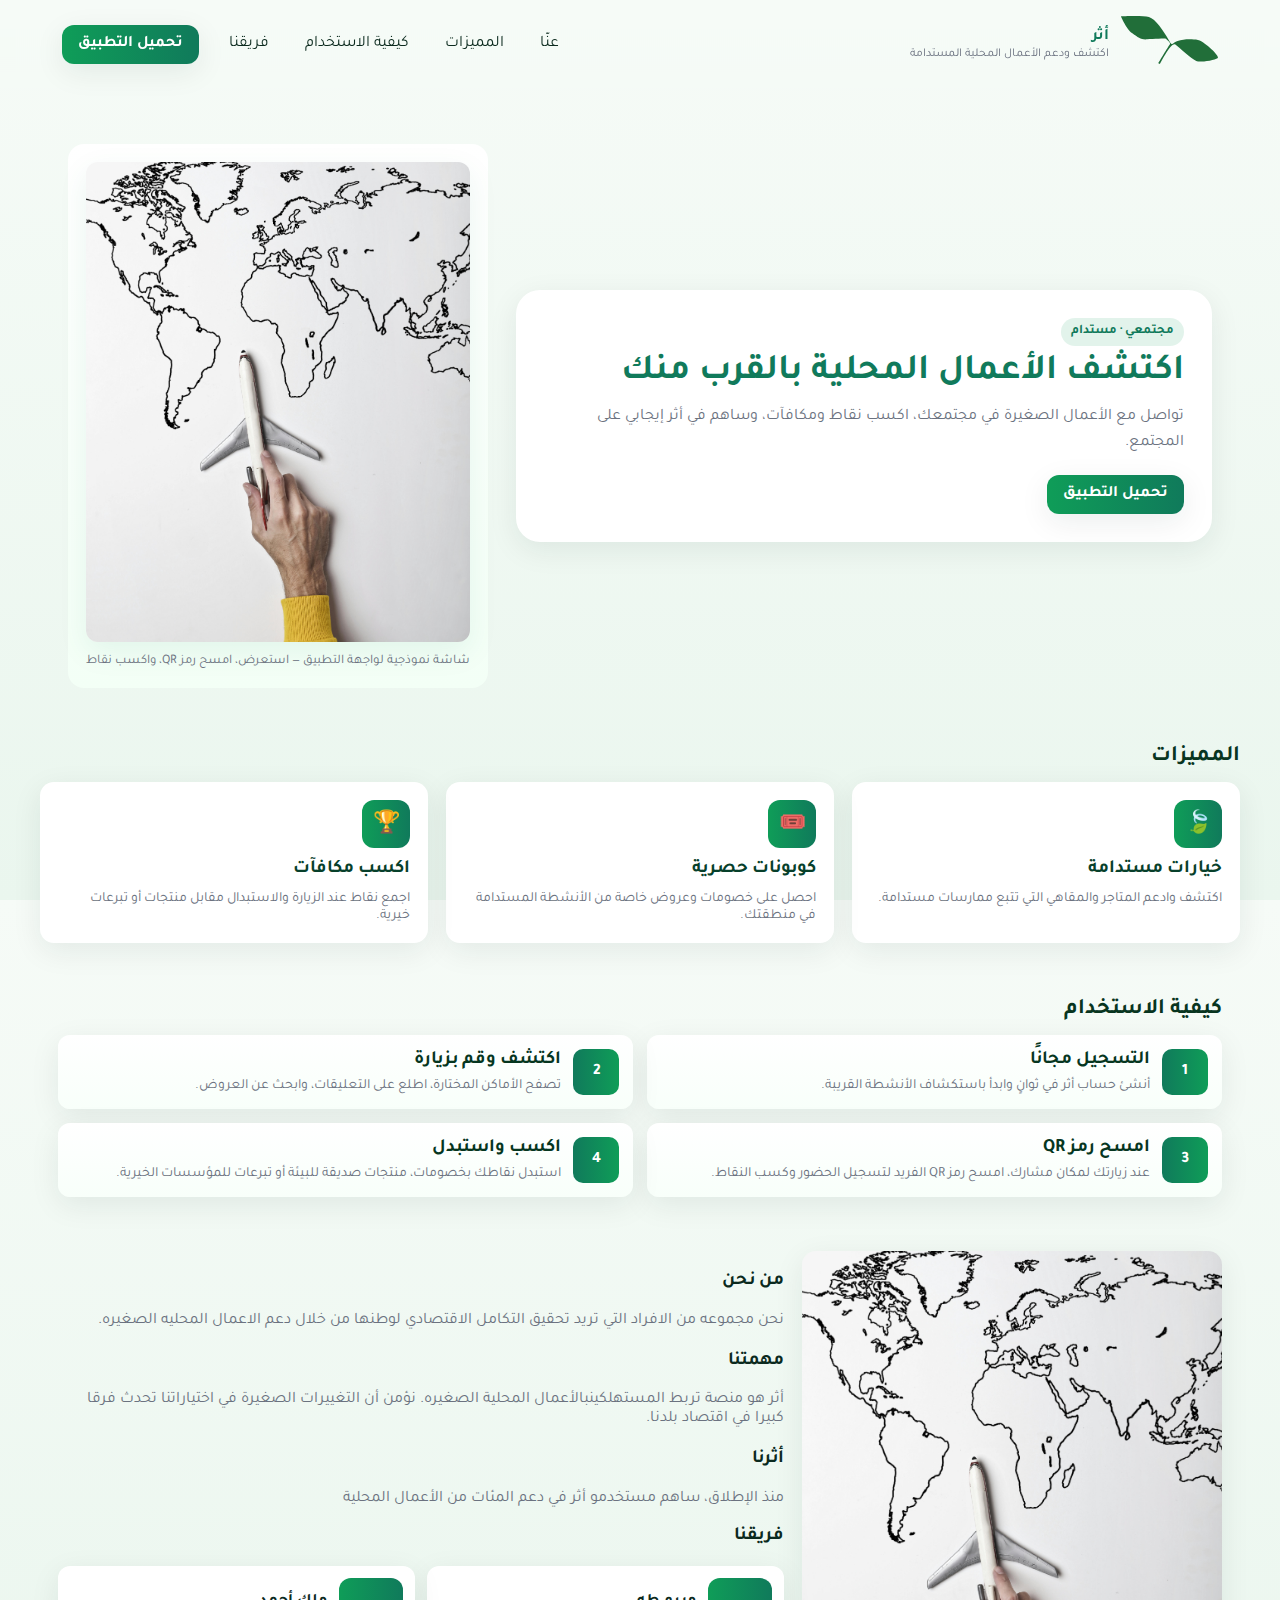
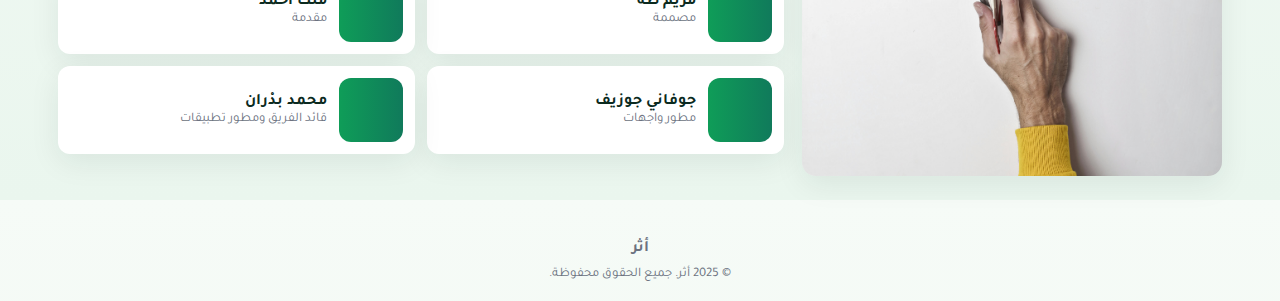
<file: index.html>
<!DOCTYPE html>
<html lang="ar" dir="rtl">
<head>
  <meta charset="utf-8" />
  <meta name="viewport" content="width=device-width, initial-scale=1" />
  <title>أثر — اكتشف الأعمال المحلية المستدامة</title>
  <link rel="icon" href="leaf-logo.svg" type="image/svg+xml">
  <link href="https://fonts.googleapis.com/css2?family=Tajawal:wght@300;400;500;700&display=swap" rel="stylesheet">
  <link rel="stylesheet" href="assets/css/landing.css">
</head>
<body>
  <header>
    <nav class="navbar">
      <div style="display:flex;gap:12px;align-items:center">
        <a class="logo" href="index.html" aria-label="أثر - العودة للرئيسية">
          <img src="leaf-logo.svg" alt="شعار أثر">
        </a>
        <div>
          <div style="font-weight:700;color:var(--accent2)">أثر</div>
          <div style="font-size:12px;color:var(--muted)">اكتشف ودعم الأعمال المحلية المستدامة</div>
        </div>
      </div>

      <div class="nav-links" aria-hidden="false">
        <ul>
          <li><a href="#about">عنّا</a></li>
          <li><a href="#features">المميزات</a></li>
          <li><a href="#how-it-works">كيفية الاستخدام</a></li>
          <li><a href="#team">فريقنا</a></li>
        </ul>
        <div style="display:flex;gap:8px;align-items:center">
          <a class="cta-button" href="https://github.com/mobadran/athar-website/releases/latest/download/app.apk">تحميل التطبيق</a>
        </div>
      </div>
    </nav>
  </header>

  <main>
    <!-- Hero -->
    <section class="hero" aria-labelledby="hero-heading">
      <div class="hero-card">
        <div class="hero-content">
          <div>
            <span class="badge">مجتمعي · مستدام</span>
            <h1 id="hero-heading">اكتشف الأعمال المحلية بالقرب منك</h1>
            <p>تواصل مع الأعمال الصغيرة في مجتمعك، اكسب نقاط ومكافآت، وساهم في أثر إيجابي على المجتمع.</p>
          </div>

          <div class="hero-actions">
            <a class="cta-button" href="https://github.com/mobadran/athar-website/releases/latest/download/app.apk">تحميل التطبيق</a>
          </div>
        </div>
      </div>

      <div class="mockup" aria-hidden="false">
        <img src="./assets/images/about-us-section-image-2.jpg" alt="عرض واجهة التطبيق">
        <p style="margin:12px 0 0;color:var(--muted);font-size:13px">شاشة نموذجية لواجهة التطبيق — استعرض، امسح رمز QR، واكسب نقاط</p>
      </div>
    </section>

    <!-- Features -->
    <section id="features" class="features" aria-labelledby="features-title">
      <h2 id="features-title" class="section-title">المميزات</h2>
      <div class="features-grid">
        <div class="feature-card">
          <div class="feature-icon">🍃</div>
          <h3>خيارات مستدامة</h3>
          <p>اكتشف وادعم المتاجر والمقاهي التي تتبع ممارسات مستدامة.</p>
        </div>

        <div class="feature-card">
          <div class="feature-icon">🎟️</div>
          <h3>كوبونات حصرية</h3>
          <p>احصل على خصومات وعروض خاصة من الأنشطة المستدامة في منطقتك.</p>
        </div>

        <div class="feature-card">
          <div class="feature-icon">🏆</div>
          <h3>اكسب مكافآت</h3>
          <p>اجمع نقاط عند الزيارة والاستبدال مقابل منتجات أو تبرعات خيرية.</p>
        </div>
      </div>
    </section>

    <!-- How it works -->
    <section id="how-it-works" class="how-it-works" aria-labelledby="how-title">
      <h2 id="how-title" class="section-title">كيفية الاستخدام</h2>
      <div class="steps">
        <div class="step">
          <div class="step-number">1</div>
          <div class="step-content">
            <h3>التسجيل مجانًا</h3>
            <p>أنشئ حساب أثر في ثوانٍ وابدأ باستكشاف الأنشطة القريبة.</p>
          </div>
        </div>

        <div class="step">
          <div class="step-number">2</div>
          <div class="step-content">
            <h3>اكتشف وقم بزيارة</h3>
            <p>تصفح الأماكن المختارة، اطلع على التعليقات، وابحث عن العروض.</p>
          </div>
        </div>

        <div class="step">
          <div class="step-number">3</div>
          <div class="step-content">
            <h3>امسح رمز QR</h3>
            <p>عند زيارتك لمكان مشارك، امسح رمز QR الفريد لتسجيل الحضور وكسب النقاط.</p>
          </div>
        </div>

        <div class="step">
          <div class="step-number">4</div>
          <div class="step-content">
            <h3>اكسب واستبدل</h3>
            <p>استبدل نقاطك بخصومات، منتجات صديقة للبيئة أو تبرعات للمؤسسات الخيرية.</p>
          </div>
        </div>
      </div>
    </section>

    <!-- About -->
    <section id="about" class="about-us" aria-labelledby="about-title">
      <div class="about-content">
        <img src="./assets/images/about-us-section-image-2.jpg" alt="مجتمع مستدام" class="about-img">
        <div>
          <h3 >من نحن</h3>

          <p style="color:var(--muted)">نحن مجموعه من الافراد التي تريد تحقيق التكامل الاقتصادي لوطنها من خلال دعم الاعمال المحليه الصغيره.</p>
          <h3>مهمتنا</h3>
             <p style="color:var(--muted)">أثر هو منصة تربط المستهلكينبالأعمال المحلية الصغيره. نؤمن أن التغييرات الصغيرة في اختياراتنا تحدث فرقا كبيرا في اقتصاد بلدنا.</p>

          <h3>أثرنا</h3>
          <p style="color:var(--muted)">منذ الإطلاق، ساهم مستخدمو أثر في دعم المئات من الأعمال المحلية </p>
          <h3 id="team" style="margin-top:12px">فريقنا</h3>
          <div class="team-grid">
            <div class="team-card">
              <div class="team-avatar" aria-hidden="true"></div>
              <div>
                <p class="team-name">مريم طه</p>
                <p class="team-role">مصممة</p>
              </div>
            </div>

            <div class="team-card">
              <div class="team-avatar" aria-hidden="true"></div>
              <div>
                <p class="team-name">ملك أحمد</p>
                <p class="team-role">مقدمة</p>
              </div>
            </div>

            <div class="team-card">
              <div class="team-avatar" aria-hidden="true"></div>
              <div>
                <p class="team-name">جوفاني جوزيف</p>
                <p class="team-role">مطور واجهات</p>
              </div>
            </div>

            <div class="team-card">
              <div class="team-avatar" aria-hidden="true"></div>
              <div>
                <p class="team-name">محمد بدْران</p>
                <p class="team-role">قائد الفريق ومطور تطبيقات</p>
              </div>
            </div>
          </div>
        </div>
      </div>
    </section>

  </main>

  <footer>
    <div style="display:flex;flex-direction:column;gap:8px;align-items:center">
      <div style="font-weight:700">أثر</div>
      <div style="color:var(--muted);font-size:13px">&copy; 2025 أثر. جميع الحقوق محفوظة.</div>
    </div>
  </footer>

  <script>
    // small JS to improve UX: smooth scroll & mobile nav toggle
    document.querySelectorAll('a[href^="#"]').forEach(a=>{
      a.addEventListener('click', e=>{
        const href = a.getAttribute('href');
        if(href.startsWith('#')){
          e.preventDefault();
          const el = document.querySelector(href);
          if(el) el.scrollIntoView({behavior:'smooth', block:'start'});
        }
      });
    });
  </script>
</body>
</html>
</file>
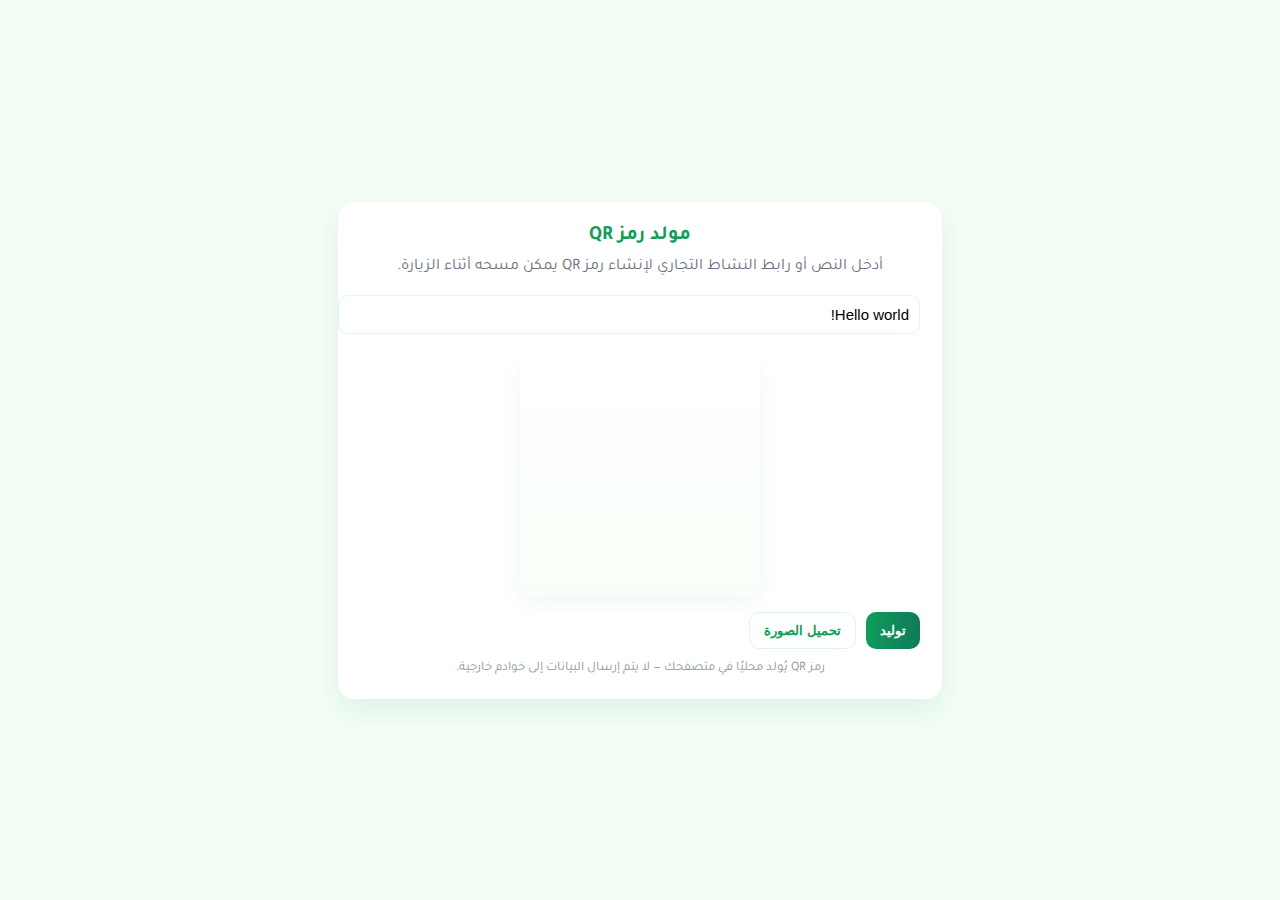
<file: qr.html>
<!DOCTYPE html>
<html lang="ar" dir="rtl">
<head>
  <meta charset="utf-8" />
  <meta name="viewport" content="width=device-width,initial-scale=1" />
  <title>مولد رمز QR — أثر</title>
  <link href="https://fonts.googleapis.com/css2?family=Tajawal:wght@300;400;700&display=swap" rel="stylesheet">
  <link rel="stylesheet" href="/assets/css/qr.css">
</head>
<body>
  <div class="card" role="main">
    <h1>مولد رمز QR</h1>
    <p>أدخل النص أو رابط النشاط التجاري لإنشاء رمز QR يمكن مسحه أثناء الزيارة.</p>

    <input id="text" type="text" placeholder="مثال: https://athar.app/merchant/12345" value="Hello world!">
    <canvas id="qrcode" aria-label="رمز QR"></canvas>

    <div style="display:flex;gap:10px;margin-top:12px">
      <button id="generate">توليد</button>
      <button id="download" style="background:#fff;border:1px solid #e1f4ea;color:#0f9d58">تحميل الصورة</button>
    </div>

    <div class="muted">رمز QR يُولد محليًا في متصفحك — لا يتم إرسال البيانات إلى خوادم خارجية.</div>
  </div>

  <script type="module">
    import QRCode from 'https://cdn.skypack.dev/qrcode';

    const canvas = document.getElementById('qrcode');
    const input = document.getElementById('text');
    const btn = document.getElementById('generate');
    const dl = document.getElementById('download');

    async function render(text){
      try{
        await QRCode.toCanvas(canvas, text, {width:240, margin:2, color: {dark: '#0b2a1e', light: '#ffffff'}} );
      }catch(e){
        console.error(e);
        alert('حدث خطأ أثناء إنشاء رمز QR');
      }
    }

    btn.addEventListener('click', ()=> render(input.value.trim() || ' '));
    dl.addEventListener('click', ()=>{
      const url = canvas.toDataURL('image/png');
      const a = document.createElement('a');
      a.href = url;
      a.download = 'athar-qr.png';
      document.body.appendChild(a);
      a.click();
      a.remove();
    });

    // render default on load
    render(input.value);
  </script>
</body>
</html>
</file>
<file: assets/css/landing.css>
:root {
  --bg: #f6fbf7;
  --card: #ffffff;
  --muted: #6b7280;
  --accent1: #0f9d58;
  --accent2: #107a5b;
  --glass: rgba(255, 255, 255, 0.6);
  --shadow: 0 8px 30px rgba(16, 42, 32, 0.08);
  --radius: 18px;
}
* {
  box-sizing: border-box;
  font-family: "Tajawal", system-ui, -apple-system, Segoe UI, Roboto,
    "Helvetica Neue", Arial;
}
html,
body {
  height: 100%;
  margin: 0;
  background: linear-gradient(180deg, var(--bg), #eaf6ee);
  color: #0b2a1e;
}
a {
  color: inherit;
  text-decoration: none;
}
header {
  backdrop-filter: blur(6px);
  position: sticky;
  top: 0;
  z-index: 40;
}
.navbar {
  display: flex;
  align-items: center;
  justify-content: space-between;
  padding: 16px 22px;
  max-width: 1200px;
  margin: 0 auto;
}
.logo img {
  height: 48px;
}
.nav-links {
  display: flex;
  gap: 18px;
  align-items: center;
}
.nav-links ul {
  display: flex;
  gap: 12px;
  list-style: none;
  padding: 0;
  margin: 0;
}
.nav-links li a {
  padding: 8px 12px;
  border-radius: 12px;
  transition: all 0.18s;
}
.nav-links li a:hover {
  background: rgba(15, 157, 88, 0.08);
  color: var(--accent2);
}
.cta-button {
  background: linear-gradient(90deg, var(--accent1), var(--accent2));
  color: #fff;
  padding: 10px 16px;
  border-radius: 12px;
  display: inline-flex;
  gap: 8px;
  align-items: center;
  font-weight: 700;
  box-shadow: var(--shadow);
}
.cta-light {
  background: transparent;
  border: 1px solid rgba(11, 42, 30, 0.08);
  color: var(--accent2);
  padding: 9px 14px;
  border-radius: 12px;
}
/* Hero */
.hero {
  max-width: 1200px;
  margin: 28px auto;
  padding: 28px;
  display: grid;
  grid-template-columns: 1fr 420px;
  gap: 28px;
  align-items: center;
}
.hero-card {
  background: var(--card);
  border-radius: 24px;
  padding: 28px;
  box-shadow: var(--shadow);
  position: relative;
  overflow: hidden;
}
.hero-content h1 {
  font-size: 36px;
  margin: 6px 0 10px;
  color: var(--accent2);
}
.hero-content p {
  color: var(--muted);
  margin: 0 0 18px;
  line-height: 1.6;
}
.hero-actions {
  display: flex;
  gap: 12px;
  flex-wrap: wrap;
}
.download-badge {
  display: flex;
  align-items: center;
  gap: 10px;
  background: linear-gradient(
    180deg,
    rgba(15, 157, 88, 0.12),
    rgba(16, 122, 91, 0.04)
  );
  padding: 12px;
  border-radius: 12px;
}
.mockup {
  border-radius: 16px;
  background: linear-gradient(180deg, #fff, #f3fff6);
  padding: 18px;
  display: flex;
  flex-direction: column;
  align-items: center;
  justify-content: center;
}
.mockup img {
  max-width: 100%;
  height: auto;
  border-radius: 12px;
  box-shadow: 0 10px 30px rgba(16, 122, 91, 0.08);
}
/* Features */
.section-title {
  font-size: 22px;
  color: #08351f;
  margin-bottom: 12px;
}
.features {
  max-width: 1200px;
  margin: 10px auto;
}
.features-grid {
  display: grid;
  grid-template-columns: repeat(3, 1fr);
  gap: 18px;
  margin-top: 10px;
}
.feature-card {
  background: var(--card);
  padding: 18px;
  border-radius: 14px;
  box-shadow: var(--shadow);
  min-height: 140px;
  display: flex;
  flex-direction: column;
  gap: 10px;
}
.feature-icon {
  font-size: 22px;
  background: linear-gradient(90deg, var(--accent1), var(--accent2));
  width: 48px;
  height: 48px;
  border-radius: 12px;
  color: #fff;
  display: flex;
  align-items: center;
  justify-content: center;
}
.feature-card h3 {
  margin: 0;
  color: #07402b;
}
.feature-card p {
  margin: 0;
  color: var(--muted);
  font-size: 14px;
}
/* How it works */
.how-it-works {
  max-width: 1200px;
  margin: 18px auto;
  padding: 18px;
}
.steps {
  display: grid;
  grid-template-columns: repeat(2, 1fr);
  gap: 14px;
}
.step {
  display: flex;
  gap: 12px;
  align-items: flex-start;
  background: linear-gradient(180deg, #fff, #f8fffa);
  padding: 14px;
  border-radius: 12px;
  box-shadow: var(--shadow);
}
.step-number {
  width: 46px;
  height: 46px;
  border-radius: 10px;
  background: linear-gradient(90deg, var(--accent2), var(--accent1));
  color: #fff;
  display: flex;
  align-items: center;
  justify-content: center;
  font-weight: 700;
}
.step-content h3 {
  margin: 0 0 6px;
  color: #06361f;
}
.step-content p {
  margin: 0;
  color: var(--muted);
  font-size: 14px;
}
/* About & Team */
.about-us {
  max-width: 1200px;
  margin: 18px auto;
  padding: 18px;
}
.about-content {
  display: grid;
  grid-template-columns: 420px 1fr;
  gap: 18px;
  align-items: start;
}
.about-img {
  width: 100%;
  border-radius: 14px;
  object-fit: cover;
  box-shadow: var(--shadow);
}
.team-grid {
  display: grid;
  grid-template-columns: repeat(2, 1fr);
  gap: 12px;
  margin-top: 12px;
}
.team-card {
  display: flex;
  gap: 12px;
  align-items: center;
  background: var(--card);
  padding: 12px;
  border-radius: 12px;
  box-shadow: var(--shadow);
}
.team-avatar {
  width: 64px;
  height: 64px;
  border-radius: 12px;
  background: linear-gradient(90deg, var(--accent1), var(--accent2));
  display: inline-block;
}
.team-name {
  font-weight: 700;
  margin: 0;
}
.team-role {
  margin: 0;
  color: var(--muted);
  font-size: 13px;
}
/* Footer */
footer {
  max-width: 1200px;
  margin: 28px auto;
  padding: 18px;
  text-align: center;
  color: var(--muted);
}
/* Responsive */
@media (max-width: 900px) {
  .hero {
    grid-template-columns: 1fr;
    padding: 18px;
  }
  .features-grid {
    grid-template-columns: 1fr;
  }
  .steps {
    grid-template-columns: 1fr;
  }
  .about-content {
    grid-template-columns: 1fr;
  }
  .nav-links ul {
    display: none;
  }
}
/* small flair */
.badge {
  display: inline-block;
  padding: 6px 10px;
  border-radius: 999px;
  background: rgba(15, 157, 88, 0.12);
  color: var(--accent2);
  font-weight: 600;
  font-size: 13px;
}
</file>
<file: assets/css/qr.css>
body {
  font-family: "Tajawal", sans-serif;
  background: #f3fff6;
  margin: 0;
  display: flex;
  align-items: center;
  justify-content: center;
  height: 100vh;
  color: #04311f;
}
.card {
  background: #fff;
  padding: 22px;
  border-radius: 16px;
  box-shadow: 0 12px 30px rgba(8, 53, 24, 0.08);
  width: min(560px, 93vw);
  text-align: center;
}
h1 {
  margin: 0 0 10px;
  font-size: 20px;
  color: var(--accent, #0f9d58);
}
p {
  color: #6b7280;
  margin: 0 0 18px;
}
#qrcode {
  width: 240px;
  height: 240px;
  border-radius: 12px;
  background: linear-gradient(180deg, #fff, #f8fff8);
  display: block;
  margin: 10px auto 16px;
  box-shadow: 0 8px 20px rgba(15, 157, 88, 0.06);
}
input {
  width: 100%;
  padding: 10px;
  border-radius: 10px;
  border: 1px solid #e6f3ea;
  margin-bottom: 12px;
  font-size: 15px;
}
button {
  background: linear-gradient(90deg, #0f9d58, #107a5b);
  color: #fff;
  padding: 10px 14px;
  border-radius: 10px;
  border: 0;
  font-weight: 700;
  cursor: pointer;
}
.muted {
  color: #8b98a0;
  font-size: 13px;
  margin-top: 12px;
}
</file>
